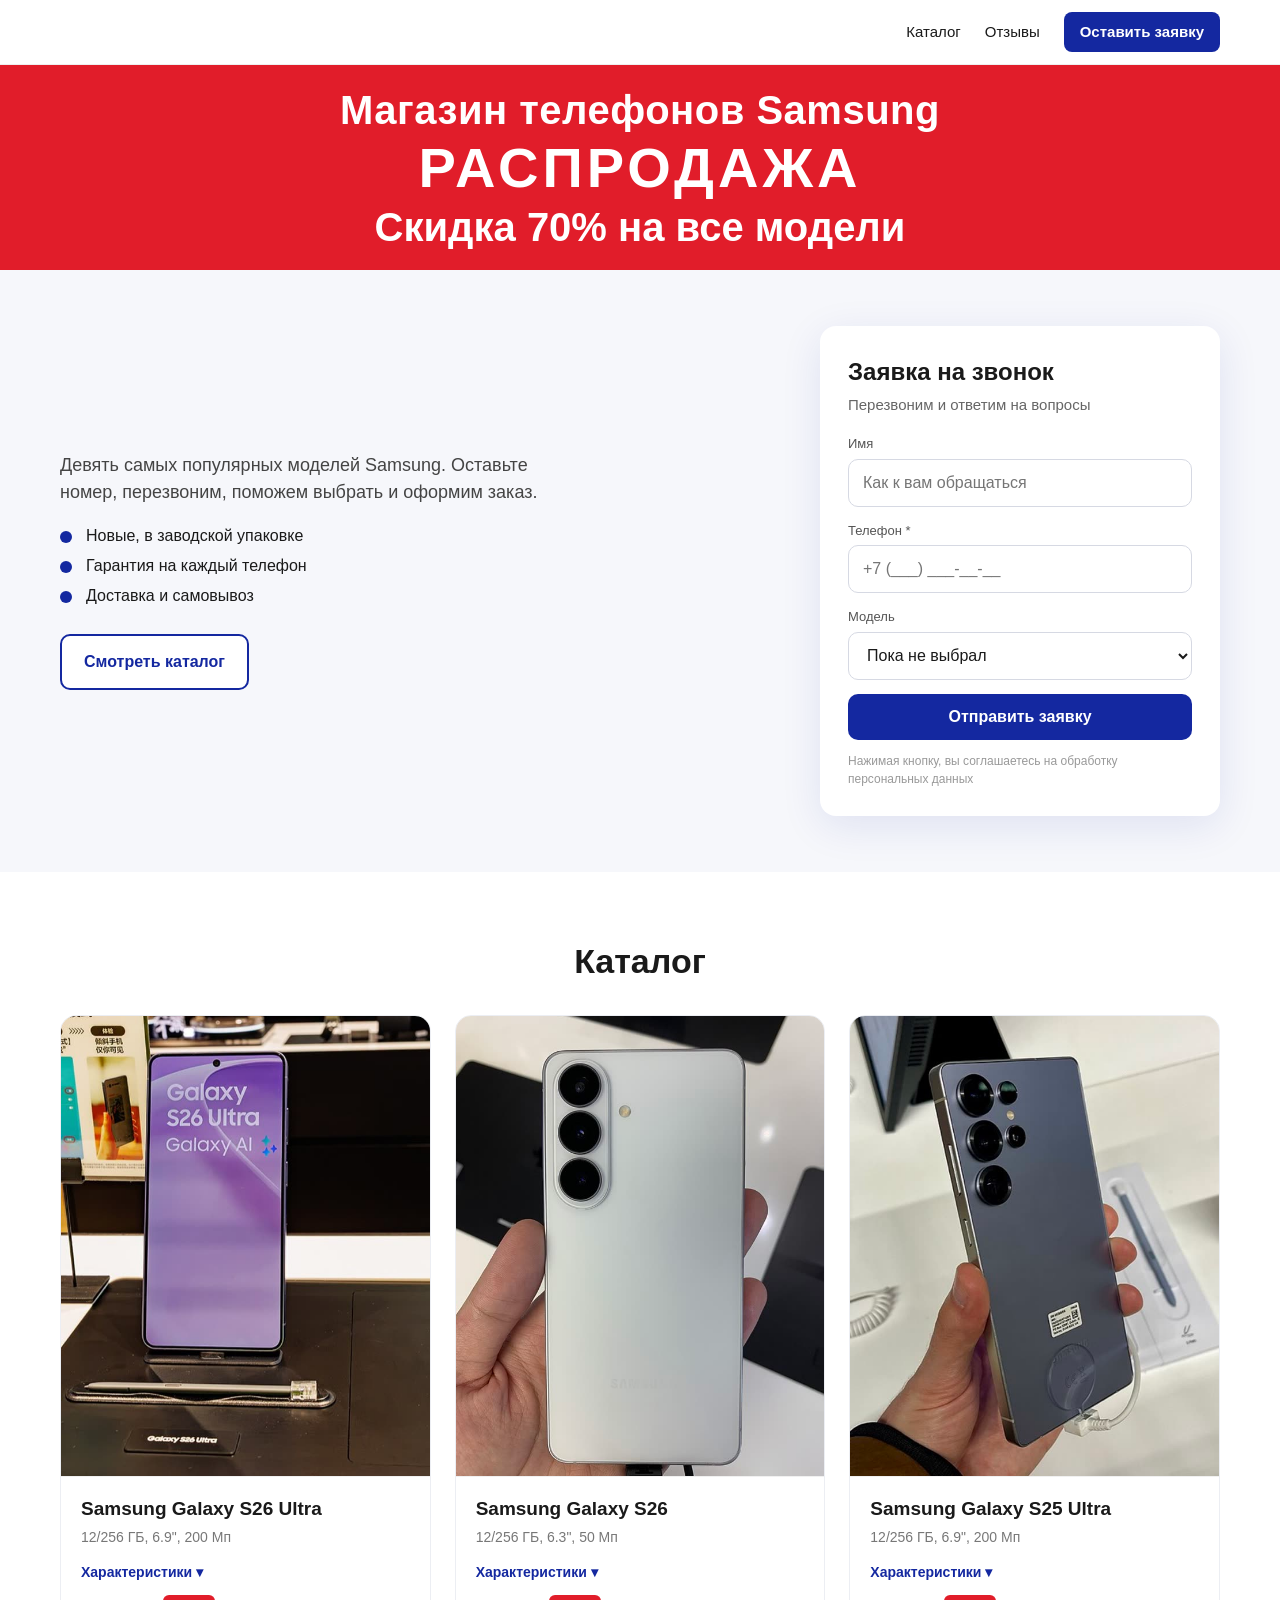
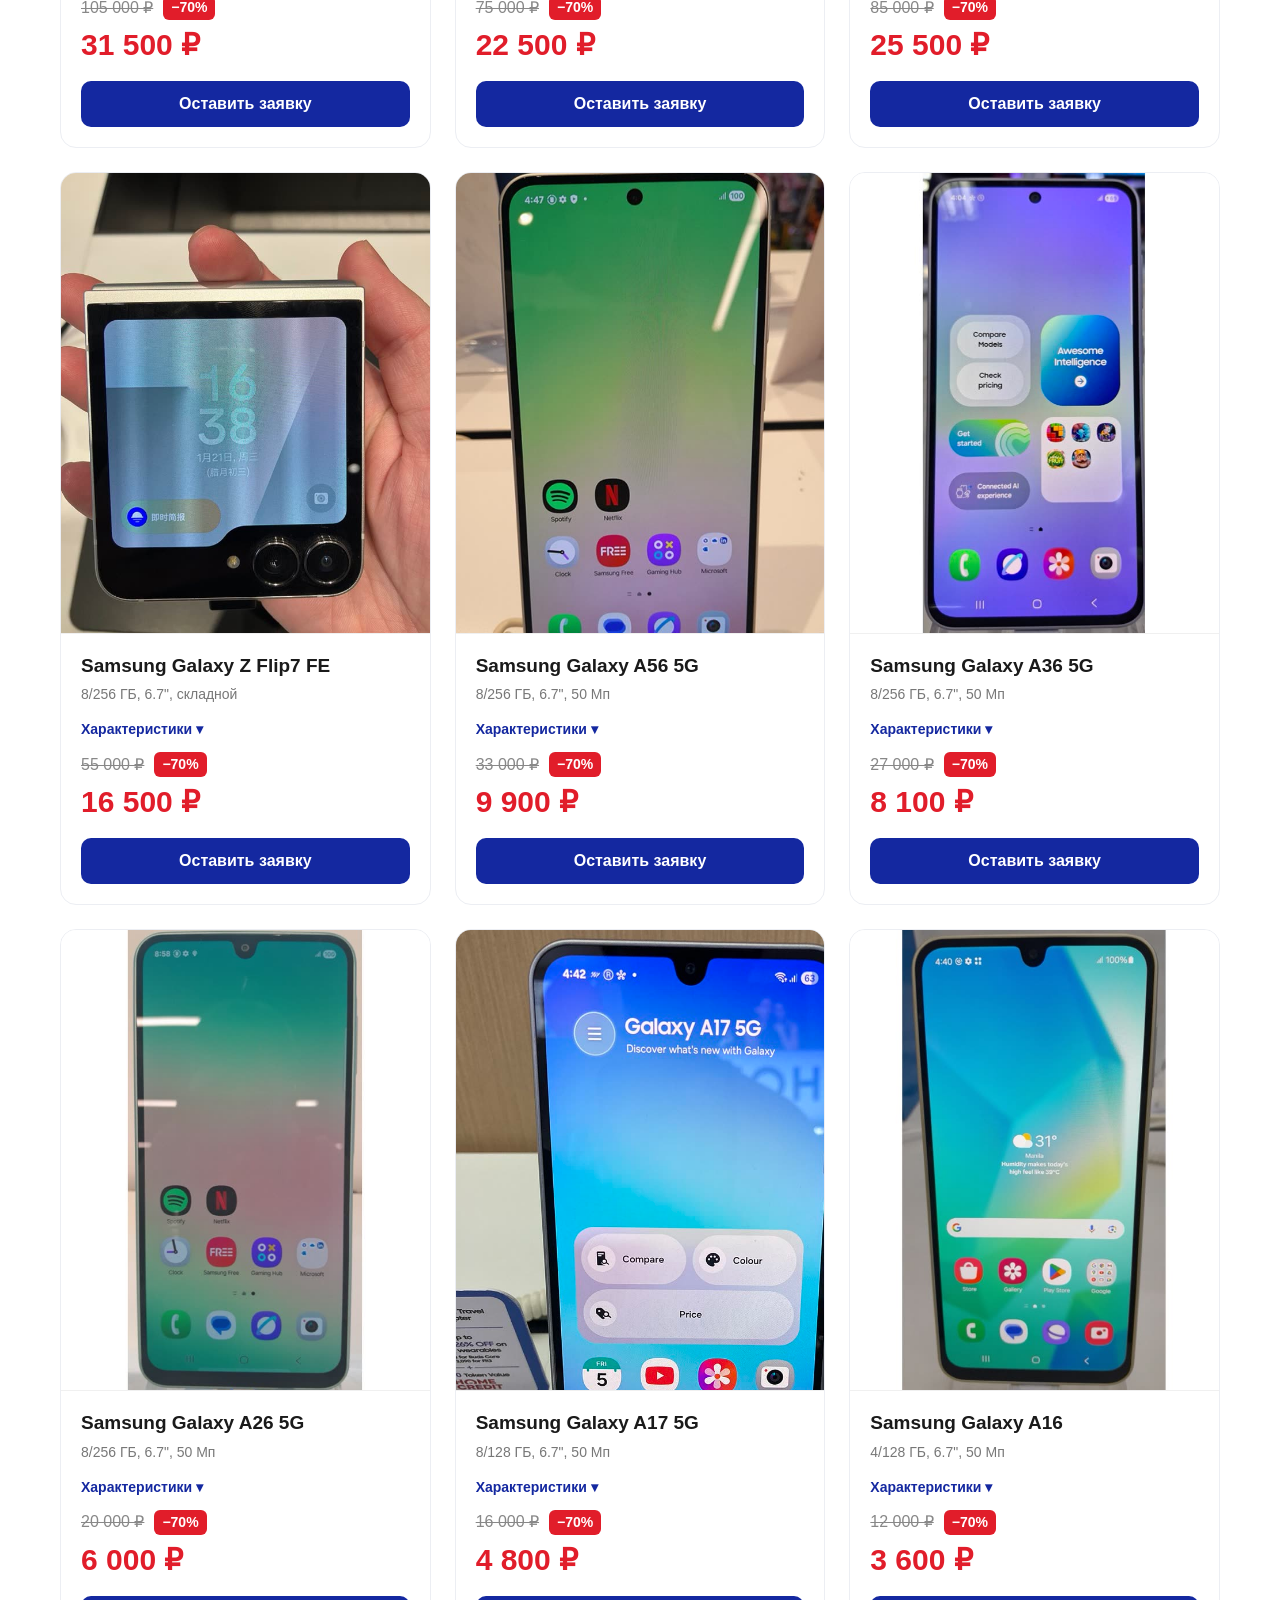
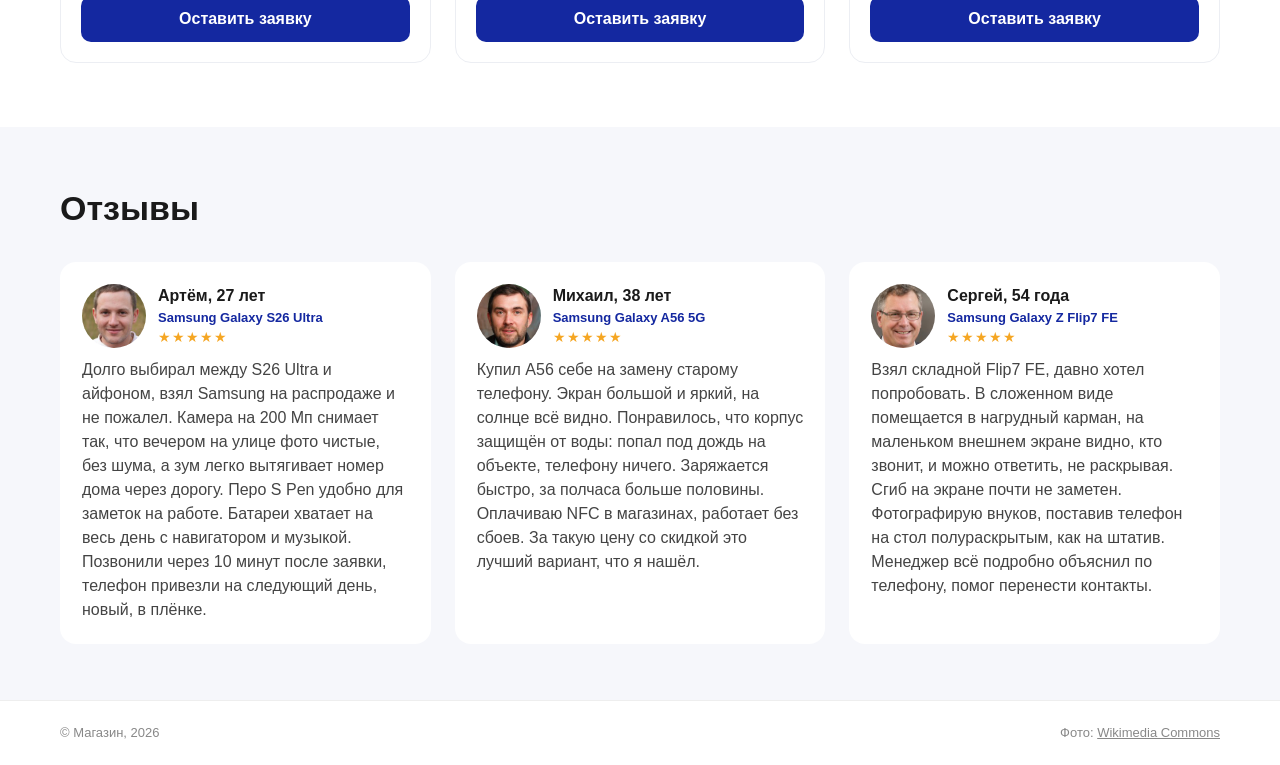
<file: index.html>
<!DOCTYPE html>
<html lang="ru">
<head>
<meta charset="utf-8">
<meta name="viewport" content="width=device-width, initial-scale=1">
<title>Магазин телефонов Samsung — распродажа −70%</title>
<meta name="description" content="Магазин электроники: популярные смартфоны Samsung. Оставьте заявку, перезвоним и подберём модель.">
<link rel="stylesheet" href="style.css?v=5">
</head>
<body>
<header class="top">
  <div class="wrap top__in">
    <nav class="nav">
      <a href="#catalog">Каталог</a>
      <a href="#reviews">Отзывы</a>
      <a href="#order" class="nav__btn">Оставить заявку</a>
    </nav>
  </div>
</header>

<section class="sale">
  <div class="wrap sale__in">
    <h1 class="sale__shop">Магазин телефонов Samsung</h1>
    <p class="sale__word">Распродажа</p>
    <p class="sale__sub">Скидка 70% на все модели</p>
  </div>
</section>

<section class="hero">
  <div class="wrap hero__in">
    <div class="hero__text">
      <p class="hero__lead">Девять самых популярных моделей Samsung. Оставьте номер, перезвоним, поможем выбрать и оформим заказ.</p>
      <ul class="hero__list">
        <li>Новые, в заводской упаковке</li>
        <li>Гарантия на каждый телефон</li>
        <li>Доставка и самовывоз</li>
      </ul>
      <a href="#catalog" class="btn btn--ghost">Смотреть каталог</a>
    </div>
    <form class="lead" id="order" novalidate>
      <h2 class="lead__title">Заявка на звонок</h2>
      <p class="lead__sub">Перезвоним и ответим на вопросы</p>
      <label class="field">
        <span>Имя</span>
        <input type="text" name="name" autocomplete="name" placeholder="Как к вам обращаться">
      </label>
      <label class="field">
        <span>Телефон *</span>
        <input type="tel" name="phone" autocomplete="tel" inputmode="tel" placeholder="+7 (___) ___-__-__" required>
      </label>
      <label class="field">
        <span>Модель</span>
        <select name="model" id="model">
          <option value="">Пока не выбрал</option>
        </select>
      </label>
      <button type="submit" class="btn btn--main">Отправить заявку</button>
      <p class="lead__ok" hidden>Спасибо! Заявка принята, скоро перезвоним.</p>
      <p class="lead__err" hidden>Укажите номер телефона полностью.</p>
      <p class="lead__note">Нажимая кнопку, вы соглашаетесь на обработку персональных данных</p>
    </form>
  </div>
</section>

<section class="catalog" id="catalog">
  <div class="wrap">
    <h2 class="section-title section-title--center">Каталог</h2>
    <div class="grid" id="grid"></div>
  </div>
</section>

<section class="reviews" id="reviews">
  <div class="wrap">
    <h2 class="section-title">Отзывы</h2>
    <div class="rev">
      <div class="rev__item"><div class="rev__head"><img class="rev__ava" src="img/rev1c.jpg" alt="Артём"><div><div class="rev__name">Артём, 27 лет</div><div class="rev__model">Samsung Galaxy S26 Ultra</div><div class="rev__stars">★★★★★</div></div></div><p class="rev__text">Долго выбирал между S26 Ultra и айфоном, взял Samsung на распродаже и не пожалел. Камера на 200 Мп снимает так, что вечером на улице фото чистые, без шума, а зум легко вытягивает номер дома через дорогу. Перо S Pen удобно для заметок на работе. Батареи хватает на весь день с навигатором и музыкой. Позвонили через 10 минут после заявки, телефон привезли на следующий день, новый, в плёнке.</p></div>
      <div class="rev__item"><div class="rev__head"><img class="rev__ava" src="img/rev2c.jpg" alt="Михаил"><div><div class="rev__name">Михаил, 38 лет</div><div class="rev__model">Samsung Galaxy A56 5G</div><div class="rev__stars">★★★★★</div></div></div><p class="rev__text">Купил A56 себе на замену старому телефону. Экран большой и яркий, на солнце всё видно. Понравилось, что корпус защищён от воды: попал под дождь на объекте, телефону ничего. Заряжается быстро, за полчаса больше половины. Оплачиваю NFC в магазинах, работает без сбоев. За такую цену со скидкой это лучший вариант, что я нашёл.</p></div>
      <div class="rev__item"><div class="rev__head"><img class="rev__ava" src="img/rev3.jpg" alt="Сергей"><div><div class="rev__name">Сергей, 54 года</div><div class="rev__model">Samsung Galaxy Z Flip7 FE</div><div class="rev__stars">★★★★★</div></div></div><p class="rev__text">Взял складной Flip7 FE, давно хотел попробовать. В сложенном виде помещается в нагрудный карман, на маленьком внешнем экране видно, кто звонит, и можно ответить, не раскрывая. Сгиб на экране почти не заметен. Фотографирую внуков, поставив телефон на стол полураскрытым, как на штатив. Менеджер всё подробно объяснил по телефону, помог перенести контакты.</p></div>
    </div>
  </div>
</section>

<footer class="foot">
  <div class="wrap foot__in">
    <span>© Магазин, 2026</span>
    <span class="foot__photo">Фото: <a href="credits.html">Wikimedia Commons</a></span>
  </div>
</footer>

<script src="app.js?v=4"></script>
</body>
</html>
</file>
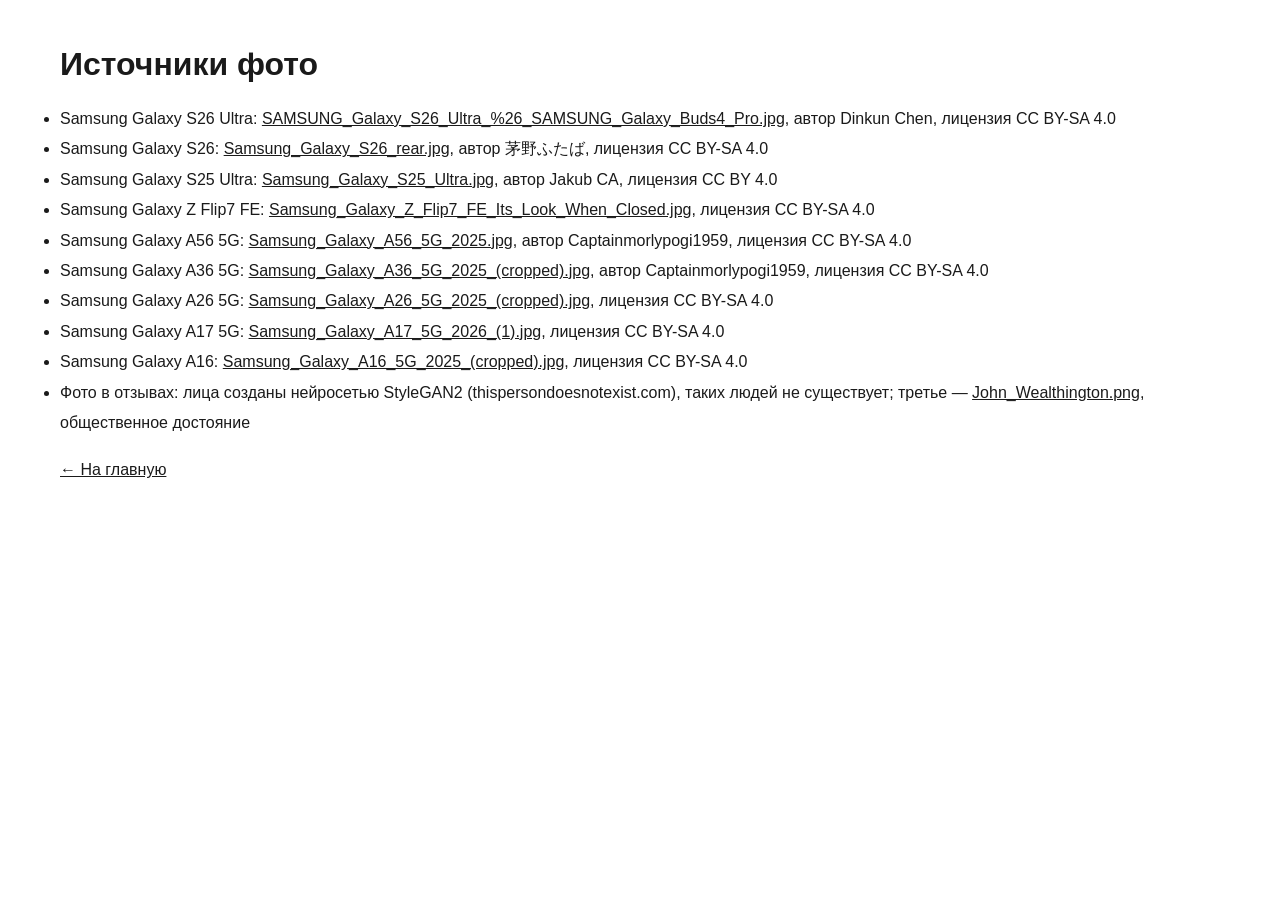
<file: credits.html>
<!DOCTYPE html><html lang="ru"><head><meta charset="utf-8"><meta name="viewport" content="width=device-width, initial-scale=1"><title>Источники фото</title><link rel="stylesheet" href="style.css"></head><body><div class="wrap" style="padding:40px 20px"><h1 style="margin-bottom:16px">Источники фото</h1><ul style="line-height:1.9"><li>Samsung Galaxy S26 Ultra: <a href="https://commons.wikimedia.org/wiki/File:SAMSUNG_Galaxy_S26_Ultra_%26_SAMSUNG_Galaxy_Buds4_Pro.jpg">SAMSUNG_Galaxy_S26_Ultra_%26_SAMSUNG_Galaxy_Buds4_Pro.jpg</a>, автор Dinkun Chen, лицензия CC BY-SA 4.0</li><li>Samsung Galaxy S26: <a href="https://commons.wikimedia.org/wiki/File:Samsung_Galaxy_S26_rear.jpg">Samsung_Galaxy_S26_rear.jpg</a>, автор 茅野ふたば, лицензия CC BY-SA 4.0</li><li>Samsung Galaxy S25 Ultra: <a href="https://commons.wikimedia.org/wiki/File:Samsung_Galaxy_S25_Ultra.jpg">Samsung_Galaxy_S25_Ultra.jpg</a>, автор Jakub CA, лицензия CC BY 4.0</li><li>Samsung Galaxy Z Flip7 FE: <a href="https://commons.wikimedia.org/wiki/File:Samsung_Galaxy_Z_Flip7_FE_Its_Look_When_Closed.jpg">Samsung_Galaxy_Z_Flip7_FE_Its_Look_When_Closed.jpg</a>, лицензия CC BY-SA 4.0</li><li>Samsung Galaxy A56 5G: <a href="https://commons.wikimedia.org/wiki/File:Samsung_Galaxy_A56_5G_2025.jpg">Samsung_Galaxy_A56_5G_2025.jpg</a>, автор Captainmorlypogi1959, лицензия CC BY-SA 4.0</li><li>Samsung Galaxy A36 5G: <a href="https://commons.wikimedia.org/wiki/File:Samsung_Galaxy_A36_5G_2025_(cropped).jpg">Samsung_Galaxy_A36_5G_2025_(cropped).jpg</a>, автор Captainmorlypogi1959, лицензия CC BY-SA 4.0</li><li>Samsung Galaxy A26 5G: <a href="https://commons.wikimedia.org/wiki/File:Samsung_Galaxy_A26_5G_2025_(cropped).jpg">Samsung_Galaxy_A26_5G_2025_(cropped).jpg</a>, лицензия CC BY-SA 4.0</li><li>Samsung Galaxy A17 5G: <a href="https://commons.wikimedia.org/wiki/File:Samsung_Galaxy_A17_5G_2026_(1).jpg">Samsung_Galaxy_A17_5G_2026_(1).jpg</a>, лицензия CC BY-SA 4.0</li><li>Samsung Galaxy A16: <a href="https://commons.wikimedia.org/wiki/File:Samsung_Galaxy_A16_5G_2025_(cropped).jpg">Samsung_Galaxy_A16_5G_2025_(cropped).jpg</a>, лицензия CC BY-SA 4.0</li><li>Фото в отзывах: лица созданы нейросетью StyleGAN2 (thispersondoesnotexist.com), таких людей не существует; третье — <a href="https://commons.wikimedia.org/wiki/File:John_Wealthington.png">John_Wealthington.png</a>, общественное достояние</li></ul><p style="margin-top:20px"><a href="index.html">← На главную</a></p></div></body></html>
</file>
<file: style.css>
*{box-sizing:border-box;margin:0;padding:0}
html{scroll-behavior:smooth}
body{font-family:-apple-system,BlinkMacSystemFont,"Segoe UI",Roboto,Arial,sans-serif;color:#1a1a1a;background:#fff;line-height:1.5;-webkit-text-size-adjust:100%}
img{max-width:100%;display:block}
a{color:inherit}
.wrap{max-width:1200px;margin:0 auto;padding:0 20px}

.top{position:sticky;top:0;z-index:10;background:#fff;border-bottom:1px solid #eee}
.top__in{display:flex;align-items:center;justify-content:flex-end;height:64px}
.logo{font-size:26px;font-weight:800;text-decoration:none;letter-spacing:-.5px}
.nav{display:flex;gap:24px;align-items:center}
.nav a{text-decoration:none;font-size:15px}
.nav__btn{background:#1428a0;color:#fff!important;padding:9px 16px;border-radius:8px;font-weight:600}

.hero{background:#f6f7fb;padding:56px 0}
.hero__in{display:grid;grid-template-columns:1fr 400px;gap:48px;align-items:center}
.hero__kicker{color:#1428a0;font-weight:600;font-size:14px;text-transform:uppercase;letter-spacing:1px;margin-bottom:8px}
.hero h1{font-size:44px;line-height:1.1;margin-bottom:16px}
.hero__lead{font-size:18px;color:#444;max-width:520px;margin-bottom:18px}
.hero__list{list-style:none;margin-bottom:26px}
.hero__list li{padding-left:26px;position:relative;margin-bottom:6px}
.hero__list li:before{content:"";position:absolute;left:0;top:7px;width:12px;height:12px;border-radius:50%;background:#1428a0}

.btn{display:inline-block;border:0;border-radius:10px;font-size:16px;font-weight:600;cursor:pointer;text-decoration:none;text-align:center;padding:14px 22px;font-family:inherit}
.btn--main{background:#1428a0;color:#fff;width:100%}
.btn--main:hover{background:#0f1f80}
.btn--ghost{border:2px solid #1428a0;color:#1428a0;background:#fff}

.lead{background:#fff;border-radius:16px;padding:28px;box-shadow:0 10px 40px rgba(20,40,160,.10)}
.lead__title{font-size:24px;margin-bottom:4px}
.lead__sub{color:#666;margin-bottom:18px;font-size:15px}
.field{display:block;margin-bottom:14px}
.field span{display:block;font-size:13px;color:#555;margin-bottom:5px}
.field input,.field select{width:100%;height:48px;border:1px solid #d6d9e3;border-radius:10px;padding:0 14px;font-size:16px;font-family:inherit;background:#fff;color:#1a1a1a}
.field input:focus,.field select:focus{outline:none;border-color:#1428a0;box-shadow:0 0 0 3px rgba(20,40,160,.12)}
.field input.bad{border-color:#d33}
.lead__ok{margin-top:12px;color:#137a3a;font-weight:600}
.lead__err{margin-top:12px;color:#d33}
.lead__note{margin-top:12px;font-size:12px;color:#999}

.catalog{padding:64px 0}
.section-title{font-size:34px;margin-bottom:28px}
.grid{display:grid;grid-template-columns:repeat(3,1fr);gap:24px}
.card{border:1px solid #eceef3;border-radius:16px;overflow:hidden;display:flex;flex-direction:column;background:#fff;transition:box-shadow .2s}
.card:hover{box-shadow:0 10px 30px rgba(0,0,0,.08)}
.card__img{aspect-ratio:4/5;background:#fff;overflow:hidden;border-bottom:1px solid #f0f0f0}
.card__img img{width:100%;height:100%;object-fit:cover}
.card__body{padding:18px 20px 20px;display:flex;flex-direction:column;flex:1}
.card__name{font-size:19px;margin-bottom:4px}
.card__spec{color:#777;font-size:14px;margin-bottom:14px}
.card__more{align-self:flex-start;background:none;border:0;color:#1428a0;font:inherit;font-size:14px;font-weight:600;cursor:pointer;padding:0;margin-bottom:12px}
.card__more:after{content:" ▾"}
.card__more[aria-expanded=true]:after{content:" ▴"}
.card__specs{list-style:none;font-size:14px;color:#444;margin-bottom:14px;border-top:1px solid #eee}
.card__specs li{padding:6px 0;border-bottom:1px solid #f0f0f0}
.reviews{background:#f6f7fb;padding:56px 0}
.rev{display:grid;grid-template-columns:repeat(3,1fr);gap:24px}
.rev__item{background:#fff;border-radius:16px;padding:22px}
.rev__head{display:flex;align-items:center;gap:12px;margin-bottom:10px}
.rev__ava{width:64px;height:64px;object-fit:cover;flex:none;border-radius:50%;background:#1428a0;color:#fff;display:flex;align-items:center;justify-content:center;font-weight:700}
.rev__name{font-weight:700}
.rev__stars{color:#f5a623;font-size:14px;letter-spacing:1px}
.rev__text{color:#444}
.card__prices{display:flex;align-items:center;gap:10px;margin-top:auto;margin-bottom:2px}
.card__old{font-size:16px;color:#888;text-decoration:line-through}
.card__off{background:#e11d2a;color:#fff;font-weight:700;font-size:14px;padding:2px 8px;border-radius:6px}
.card__price{font-size:30px;font-weight:800;color:#e11d2a;margin-bottom:14px}

.foot{border-top:1px solid #eee;padding:22px 0;color:#888;font-size:13px}
.foot__in{display:flex;justify-content:space-between;gap:12px;flex-wrap:wrap}

@media (max-width:1000px){
  .hero__in{grid-template-columns:1fr 360px;gap:28px}
  .hero h1{font-size:36px}
  .grid{grid-template-columns:repeat(2,1fr)}
}
@media (max-width:720px){
  .top__in{height:56px}
  .logo{font-size:22px}
  .nav a:not(.nav__btn){display:none}
  .nav__btn{padding:8px 12px;font-size:14px}
  .hero{padding:28px 0}
  .hero__in{grid-template-columns:1fr;gap:24px}
  .hero h1{font-size:30px}
  .hero__lead{font-size:16px}
  .hero .btn--ghost{display:none}
  .lead{padding:22px}
  .catalog{padding:40px 0}
  .section-title{font-size:28px;margin-bottom:20px}
  .grid{grid-template-columns:1fr;gap:18px}
  .reviews{padding:40px 0}
  .rev{grid-template-columns:1fr;gap:14px}
}

.sale{background:#e11d2a;color:#fff;text-align:center;padding:22px 0 20px}
.sale__shop{font-size:20px;font-weight:600;letter-spacing:.5px}
.sale__word{font-size:56px;line-height:1.05;font-weight:900;text-transform:uppercase;letter-spacing:4px;margin:4px 0}
.sale__sub{font-size:18px;font-weight:600;opacity:.95}
.rev__model{font-size:13px;color:#1428a0;font-weight:600}
@media(max-width:640px){.sale{padding:16px 0}.sale__shop{font-size:16px}.sale__word{font-size:38px;letter-spacing:2px}.sale__sub{font-size:15px}.logo{font-size:16px}}

.sale h1.sale__shop{font-size:20px;font-weight:600;line-height:1.5}
@media(max-width:640px){.sale h1.sale__shop{font-size:16px}}
.section-title--center{text-align:center}
.sale h1.sale__shop,.sale__sub{font-size:40px;font-weight:800;line-height:1.15;opacity:1}
.sale__word{margin:6px 0}
@media(max-width:900px){.sale h1.sale__shop,.sale__sub{font-size:32px}}
@media(max-width:640px){.sale h1.sale__shop,.sale__sub{font-size:min(24px,5.6vw)}}
</file>
